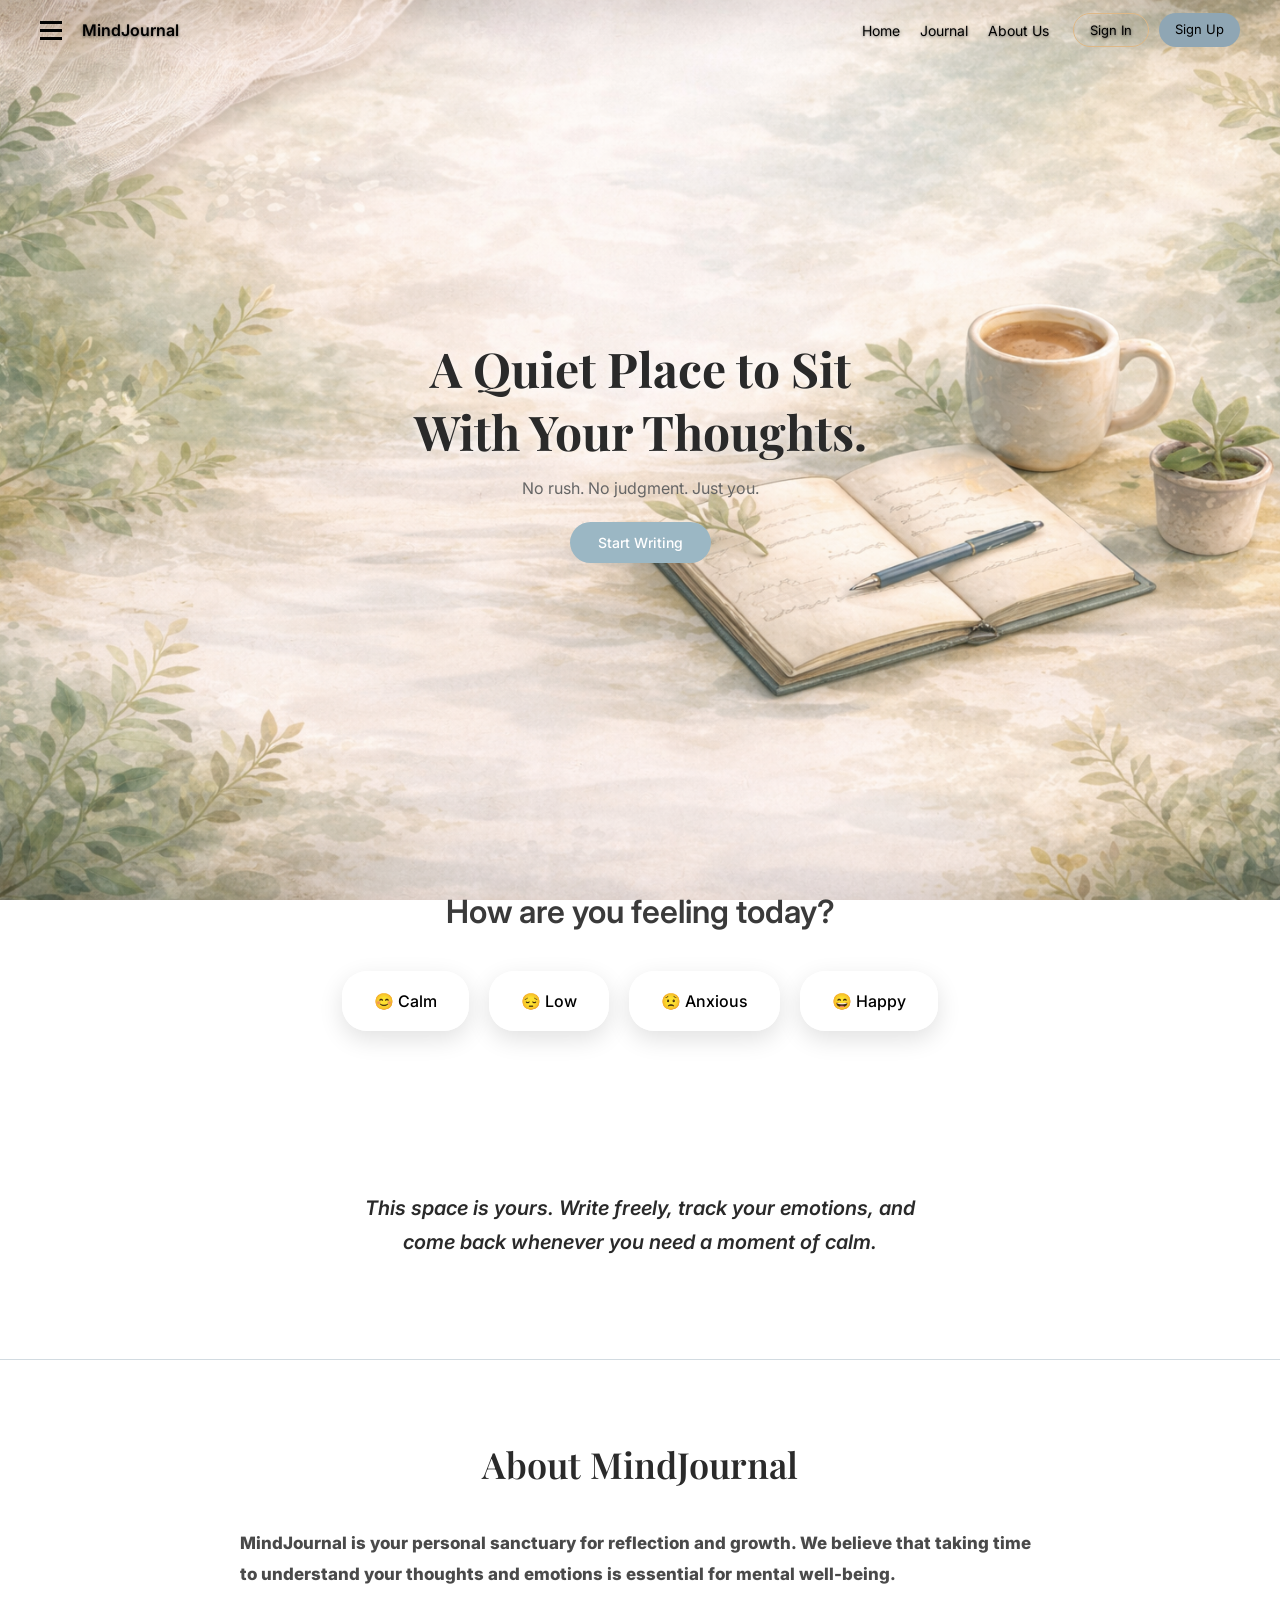
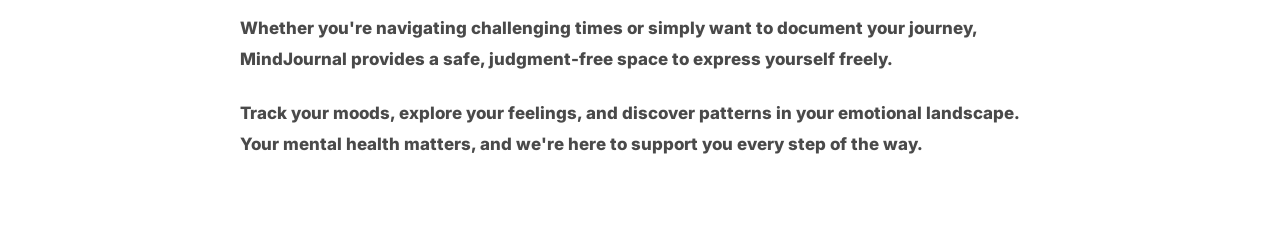
<file: index.html>
<!DOCTYPE html>
<html lang="en">
<head>
  <title>Mental Health Journal</title>

  <!-- Google Fonts -->
  <link href="https://fonts.googleapis.com/css2?family=Inter:wght@300;400;500;600&family=Playfair+Display:wght@400;500&display=swap" rel="stylesheet">

  <link rel="stylesheet" href="CSS/style.css">
</head>

<body>

<!-- NAVBAR -->
<nav class="navbar">
  <div class="menu-icon" id="menuToggle">
    <span></span>
    <span></span>
    <span></span>
  </div>

  <div class="logo">MindJournal</div>

  <div class="nav-right">
    <ul class="nav-links">
      <li><a href="#hero">Home</a></li>
      <li><a href="#">Journal</a></li>
      <li><a href="#about">About Us</a></li>
    </ul>

    <div class="auth-buttons">
      <a href="#" class="btn btn-signin">Sign In</a>
      <a href="#" class="btn btn-signup">Sign Up</a>
    </div>
  </div>
</nav>

<div class="overlay" id="overlay"></div>

<!-- HERO -->
<section class="hero" id="hero">
  <div class="hero-content">
    <h1>A Quiet Place to Sit<br>With Your Thoughts.</h1>
    <p>No rush. No judgment. Just you.</p>
    <button onclick="location.href= 'journal.html'">
      Start Writing
    </button>
  </div>
</section>

<!-- MOOD -->
<section class="mood-section">
  <h2>How are you feeling today?</h2>

  <div class="mood-cards">
    <div class="mood">😊 Calm</div>
    <div class="mood">😔 Low</div>
    <div class="mood">😟 Anxious</div>
    <div class="mood">😄 Happy</div>
  </div>
</section>

<!-- SOFT INFO -->
<section class="soft-info">
  <p>
    This space is yours. Write freely, track your emotions,
    and come back whenever you need a moment of calm.
  </p>
</section>

<!--ABOUT SECTION-->
<section class="about-section" id="about">
  <div class="about-container">
    <h2>About MindJournal</h2>
    <p>
      MindJournal is your personal sanctuary for reflection and growth. 
      We believe that taking time to understand your thoughts and emotions 
      is essential for mental well-being.
    </p>
    <p>
      Whether you're navigating challenging times or simply want to document 
      your journey, MindJournal provides a safe, judgment-free space to express 
      yourself freely.
    </p>
    <p>
      Track your moods, explore your feelings, and discover patterns in your 
      emotional landscape. Your mental health matters, and we're here to support 
      you every step of the way.
    </p>
  </div>
</section>

<!-- BACK TO TOP BUTTON -->
<button class="back-to-top" id="backToTop" aria-label="Back to top">
  ↑
</button>

<!-- SIDEBAR -->
<aside class="sidebar" id="sidebar">
  <button class="close-btn" id="closeBtn">&times;</button>
  <a href="#">Mood Tracker</a>
  <a href="#">Period Tracker</a>
  <a href="#">Past Entries</a>
  <a href="#">Prompts</a>
  <a href="#">Articles</a>
</aside>

<script src="JS/script.js"></script>
</body>
</html>
</file>
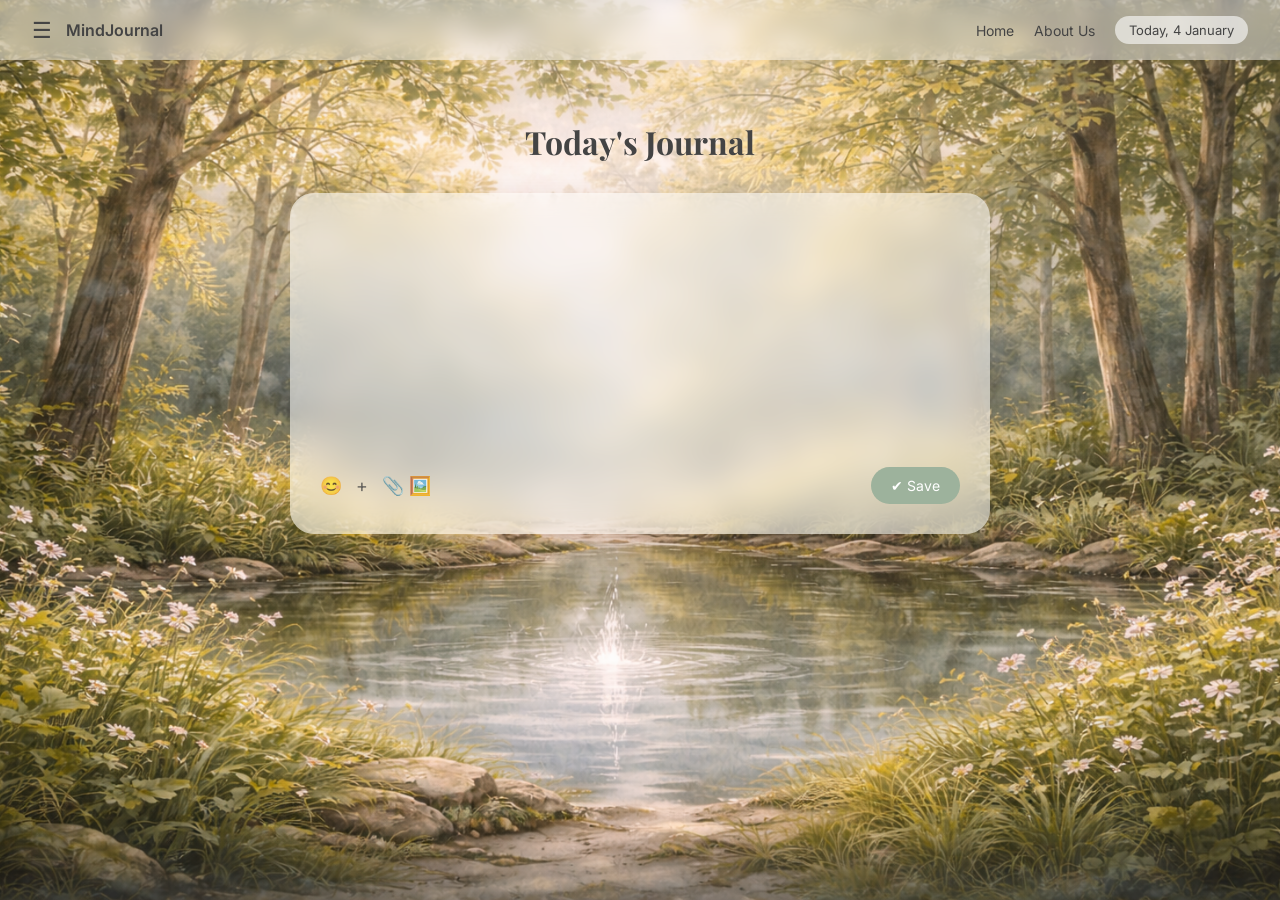
<file: journal.html>
<!DOCTYPE html>
<html lang="en">
<head>
  <title>
    Start Writing | MindJournal
  </title>

  <link rel="stylesheet" href="https://fonts.googleapis.com/css2?family=Inter:wght@300;400;500&family=Playfair+Display:wght@400;500&display=swap">

  <link rel="stylesheet" href="CSS/journal.css">

</head>

<body>
  <!--NAVBAR-->
  <nav class="journal-navbar">
    <div class="nav-left">
      <span class="menu">☰</span>
      <span class="logo">MindJournal</span>
    </div>

    <div class="nav-right">
      <a href="index.html">Home</a>
      <a href="#about">About Us</a>
      <span class="date">Today, 4 January</span>
    </div>
  </nav>

  <!--JOURNAL AREA-->
  <main class="journal-wrapper">
    <h1>Today's Journal</h1>

    <div class="journal-card">

      <textarea placeholder="Write about your thoughts and feelings...">
      </textarea>

      <div class="journal-actions">
        <div class="left-icons">
           😊 <span>+</span> 📎 🖼️
        </div>

        <button class="save-btn">✔ Save</button>
      </div>

    </div>

  </main>

</body>
</html>
</file>
<file: CSS/style.css>
* {
  margin: 0;
  padding: 0;
  box-sizing: border-box;
  font-family: 'Inter', sans-serif;
}

body {
  background: url("../Images/hero-bg.png") center/cover no-repeat fixed;
  min-height: 100vh;
}

/* NAVBAR */
.navbar {
  height: 60px;
  padding: 0 40px;
  display: flex;
  align-items: center;
  background: transparent;
  position: fixed;
  width: 100%;
  top: 0;
  z-index: 300;
}

.logo {
  color: black;
  font-weight: 600;
  margin-left: 20px;
  text-shadow: 0 1px 3px rgba(0,0,0,0.5);
  cursor: pointer;
  transition: 0.3s ease;
}

.logo:hover {
  color: #8fa6b4;
  transform: scale(1.05);
}

.nav-right {
  margin-left: auto;
  display: flex;
  align-items: center;
  gap: 24px;
}

.nav-links {
  list-style: none;
  display: flex;
  gap: 20px;
}

.nav-links a {
  color: black;
  text-decoration: none;
  font-size: 14px;
  text-shadow: 0 1px 3px rgba(0,0,0,0.5);
  transition: 0.3s ease;
  position: relative;
}

.nav-links a:hover {
  color: #8fa6b4;
  transform: translateY(-2px);
}

.nav-links a::after {
  content: '';
  position: absolute;
  width: 0;
  height: 2px;
  bottom: -5px;
  left: 0;
  background-color: #8fa6b4;
  transition: width 0.3s ease;
}

.nav-links a:hover::after {
  width: 100%;
}

.auth-buttons {
  display: flex;
  gap: 10px;
}

.btn {
  padding: 8px 16px;
  border-radius: 20px;
  font-size: 13px;
  text-decoration: none;
  transition: 0.3s ease;
}

.btn-signin {
  border: 1px solid burlywood;
  color: black;
  text-shadow: 0 1px 3px rgba(0,0,0,0.7);
}

.btn-signin:hover {
  background-color: burlywood;
  color: white;
  transform: translateY(-2px);
  box-shadow: 0 4px 12px rgba(222, 184, 135, 0.4);
}

.btn-signup {
  background: #8fa6b4;
  color: black;
}

.btn-signup:hover {
  background: #7a95a3;
  color: white;
  transform: translateY(-2px);
  box-shadow: 0 4px 12px rgba(143, 166, 180, 0.4);
}

/* HERO */
.hero {
  height: 100vh;
  padding: 0;
  background: transparent;
  display: flex;
  align-items: center;
  justify-content: center;
  position: relative;
}

/* single soft overlay */
.hero::before {
  content: "";
  position: absolute;
  inset: 0;
  background: rgba(245, 238, 232, 0.45);
  display: none;
  z-index: 1;
}

/* fade into next section */
.hero::after 
{
  content: "";
  position: absolute;
  bottom: 0;
  width: 100%;
  height: 180px;
  display: none;
  background: linear-gradient(
    to bottom,
    rgba(245,238,232,0),
    #faf7f4
  );
  z-index: 2;
}

.hero-content 
{
  position: relative;
  text-align: center;
  max-width: 600px;
  z-index: 10;
  transform: translateY(0px);
}

.hero h1 {
  font-family: 'Playfair Display', serif;
  font-size:48px;
  color: #2a2a2a;
  line-height: 1.3;
  margin-bottom: 16px;
  text-shadow:  0 2px 8px rgba(255, 255, 255, 0.8);
}

.hero p {
  margin-top: 0;
  margin-bottom: 0;
  color: #666;
  font-size: 16px;
}

/* HERO BUTTON - Start Writing */
.hero button,
.hero-content button {

  margin-top: 24px;
  padding: 12px 28px;
  border-radius: 24px;
  border: none;
  background: #9bb7c4;
  color: white;
  cursor: pointer;
  font-size: 14px;
  font-weight: 500;
  transition: all 0.3s ease;
}

.hero button:hover,
.hero-content button:hover {
  background: #7a95a3;
  transform: translateY(-3px);
  box-shadow: 0 8px 25px rgba(122, 149, 163, 0.6);
}

.hero button:active,
.hero-content button:active {
  transform: translateY(-1px);
}

/* MOOD */
.mood-section {
  padding: 100px 40px 60px;;
  margin-top: -300px;
  text-align: center;
  position: relative;
  z-index: 5;
}

.mood-section h2 {
  font-size: 32px;
  margin-bottom: 40px;
  color:#3a3a3a;
  font-weight: 600;
  text-shadow: 0 2px 4px rgba(255, 255, 255, 0.7); /* Better visibility */
  padding-top: 192px;
}

.mood-cards {
  display: flex;
  justify-content: center;
  gap: 20px;
  flex-wrap: wrap;
}

.mood {
  padding: 20px 32px;
  border-radius: 25px;
  background: rgba(255, 255, 255, 0.85); /* Semi-transparent white */
  backdrop-filter: blur(8px);
  box-shadow: 0 8px 24px rgba(0,0,0,0.12);
  cursor: pointer;
  transition: all 0.3s ease;
  font-size: 16px;
  font-weight: 500;
}

.mood:hover {
  transform: translateY(-4px);
  box-shadow: 0 18px 45px rgba(0, 0, 0, 0.22);
  background-color: rgba(248, 244, 244, 0.2);
}

/* INFO */
.soft-info {
  background: transparent;
  padding: 60px 40px;
  text-align: center;
  margin: 40px 0;
}

.soft-info p {
  max-width: 600px;
  margin: auto;
  color: #2a2a2a;
  line-height: 1.7;
  font-size: 20px;
  font-weight: 600;
  font-style: italic;
  text-shadow:0 1px 2px rgba(255, 255, 255, 0.5);
}

/* SIDEBAR */
.sidebar {
  position: fixed;
  top: 0;
  left: 0;
  height: 100vh;
  width: 260px;
  background: transparent ;
  padding: 80px 20px;
  transform: translateX(-100%);
  transition: 0.3s ease;
  z-index: 400;
}

.sidebar.open {
  transform: translateX(0);
}

.sidebar a {
  display: block;
  font-size: 16px;
  margin-bottom: 18px;
  color: #2a2a2a;
  font-weight: 1000;
  text-decoration: none;
  padding: 8px 12px;
  border-radius: 8px;
  transition: all 0.2s ease;
}

.sidebar a:hover {
  background-color: rgba(143, 166, 180, 0.15);
  padding-left: 20px;
  color: beige;
}

/* CLOSE BUTTON for sidebar */
.close-btn {
  position: absolute;
  top: 20px;
  right: 20px;
  background: none;
  border: none;
  font-size: 32px;
  color: #3a2f2a;
  cursor: pointer;
  width: 40px;
  height: 40px;
  display: flex;
  align-items: center;
  justify-content: center;
  transition: 0.2s;
  line-height: 1;
}

.close-btn:hover {
  color: #8fa6b4;
  transform: rotate(90deg);
}

/* HAMBURGER */
.menu-icon {
  cursor: pointer;
}

.menu-icon span {
  display: block;
  width: 22px;
  height: 3px;
  background: black;
  margin: 5px 0;
}

/* ABOUT SECTION */

.about-section
{
  background: transparent;
  backdrop-filter: blur(12px);
  padding: 80px 40px;
  text-align: center;
  border-top: 1px solid rgba(143, 166, 180, 0.4);
}

.about-container {
  max-width: 800px;
  margin: 0 auto;
}

.about-section h2 {
  font-family: 'Playfair Display', serif;
  font-size: 36px;
  color: #2a2a2a;
  margin-bottom: 40px;
  font-weight: 600;
}

.about-section p {
  color: #4a4a4a;
  line-height: 1.8;
  font-size: 17px;
  font-weight: 800;
  margin-bottom: 24px;
  text-align: left;
}

.about-section p:last-child {
  margin-bottom: 0;
}

/* BACK TO TOP BUTTON */
.back-to-top {
  position: fixed;
  bottom: 30px;
  right: 30px;
  width: 50px;
  height: 50px;
  border-radius: 50%;
  background: #9bb7c4;
  color: black;
  border: none;
  font-size: 24px;
  cursor: pointer;
  box-shadow: 0 4px 12px rgba(0, 0, 0, 0.15);
  transition: all 0.3s ease;
  opacity: 0;
  visibility: hidden;
  z-index: 1000;
  display: flex;
  align-items: center;
  justify-content: center;
}

.back-to-top.show {
  opacity: 1;
  visibility: visible;
}

.back-to-top:hover {
  background: #7a95a3;
  transform: translateY(-5px);
  box-shadow: 0 6px 20px rgba(122, 149, 163, 0.4);
}

.back-to-top:active {
  transform: translateY(-2px);
}

html {
  scroll-behavior: smooth;
}
</file>
<file: CSS/journal.css>
* {
  margin: 0;
  padding: 0;
  box-sizing: border-box;
  font-family: 'Inter', sans-serif;
}

/* BODY BACKGROUND */
body {
  min-height: 100vh;
  background: url("../Images/journal-bg.png") center/cover no-repeat fixed;
  color: #444;
}

/* NAVBAR */
.journal-navbar {
  height: 60px;
  padding: 0 32px;
  display: flex;
  align-items: center;
  justify-content: space-between;
  background: rgba(255, 255, 255, 0.45);
  backdrop-filter: blur(10px);
}

.nav-left {
  display: flex;
  align-items: center;
  gap: 14px;
}

.menu {
  font-size: 22px;
  cursor: pointer;
}

.logo {
  font-weight: 600;
}

.nav-right {
  display: flex;
  align-items: center;
  gap: 20px;
}

.nav-right a {
  text-decoration: none;
  color: #444;
  font-size: 14px;
}

.date {
  padding: 6px 14px;
  background: rgba(255,255,255,0.6);
  border-radius: 20px;
  font-size: 13px;
}

/* JOURNAL WRAPPER */
.journal-wrapper {
  text-align: center;
  padding: 60px 20px;
}

.journal-wrapper h1 {
  font-family: 'Playfair Display', serif;
  font-size: 32px;
  margin-bottom: 30px;
}

/* JOURNAL CARD */
.journal-card {
  max-width: 700px;
  margin: auto;
  padding: 30px;
  border-radius: 24px;
  background: rgba(255, 255, 255, 0.55);
  backdrop-filter: blur(14px);
  box-shadow: 0 20px 50px rgba(0,0,0,0.15);
}

/* TEXTAREA */
.journal-card textarea {
  width: 100%;
  height: 220px;
  border: none;
  background: transparent;
  resize: none;
  outline: none;
  font-size: 16px;
  color: #444;
  line-height: 1.6;
}

/* ACTIONS */
.journal-actions {
  display: flex;
  align-items: center;
  justify-content: space-between;
  margin-top: 20px;
}

.left-icons {
  display: flex;
  gap: 14px;
  font-size: 18px;
  opacity: 0.8;
}

/* SAVE BUTTON */
.save-btn {
  background: #9db29c;
  border: none;
  color: white;
  padding: 10px 20px;
  border-radius: 20px;
  cursor: pointer;
  font-size: 14px;
  transition: 0.3s ease;
}

.save-btn:hover {
  background: #879f86;
  transform: translateY(-2px);
}
</file>
